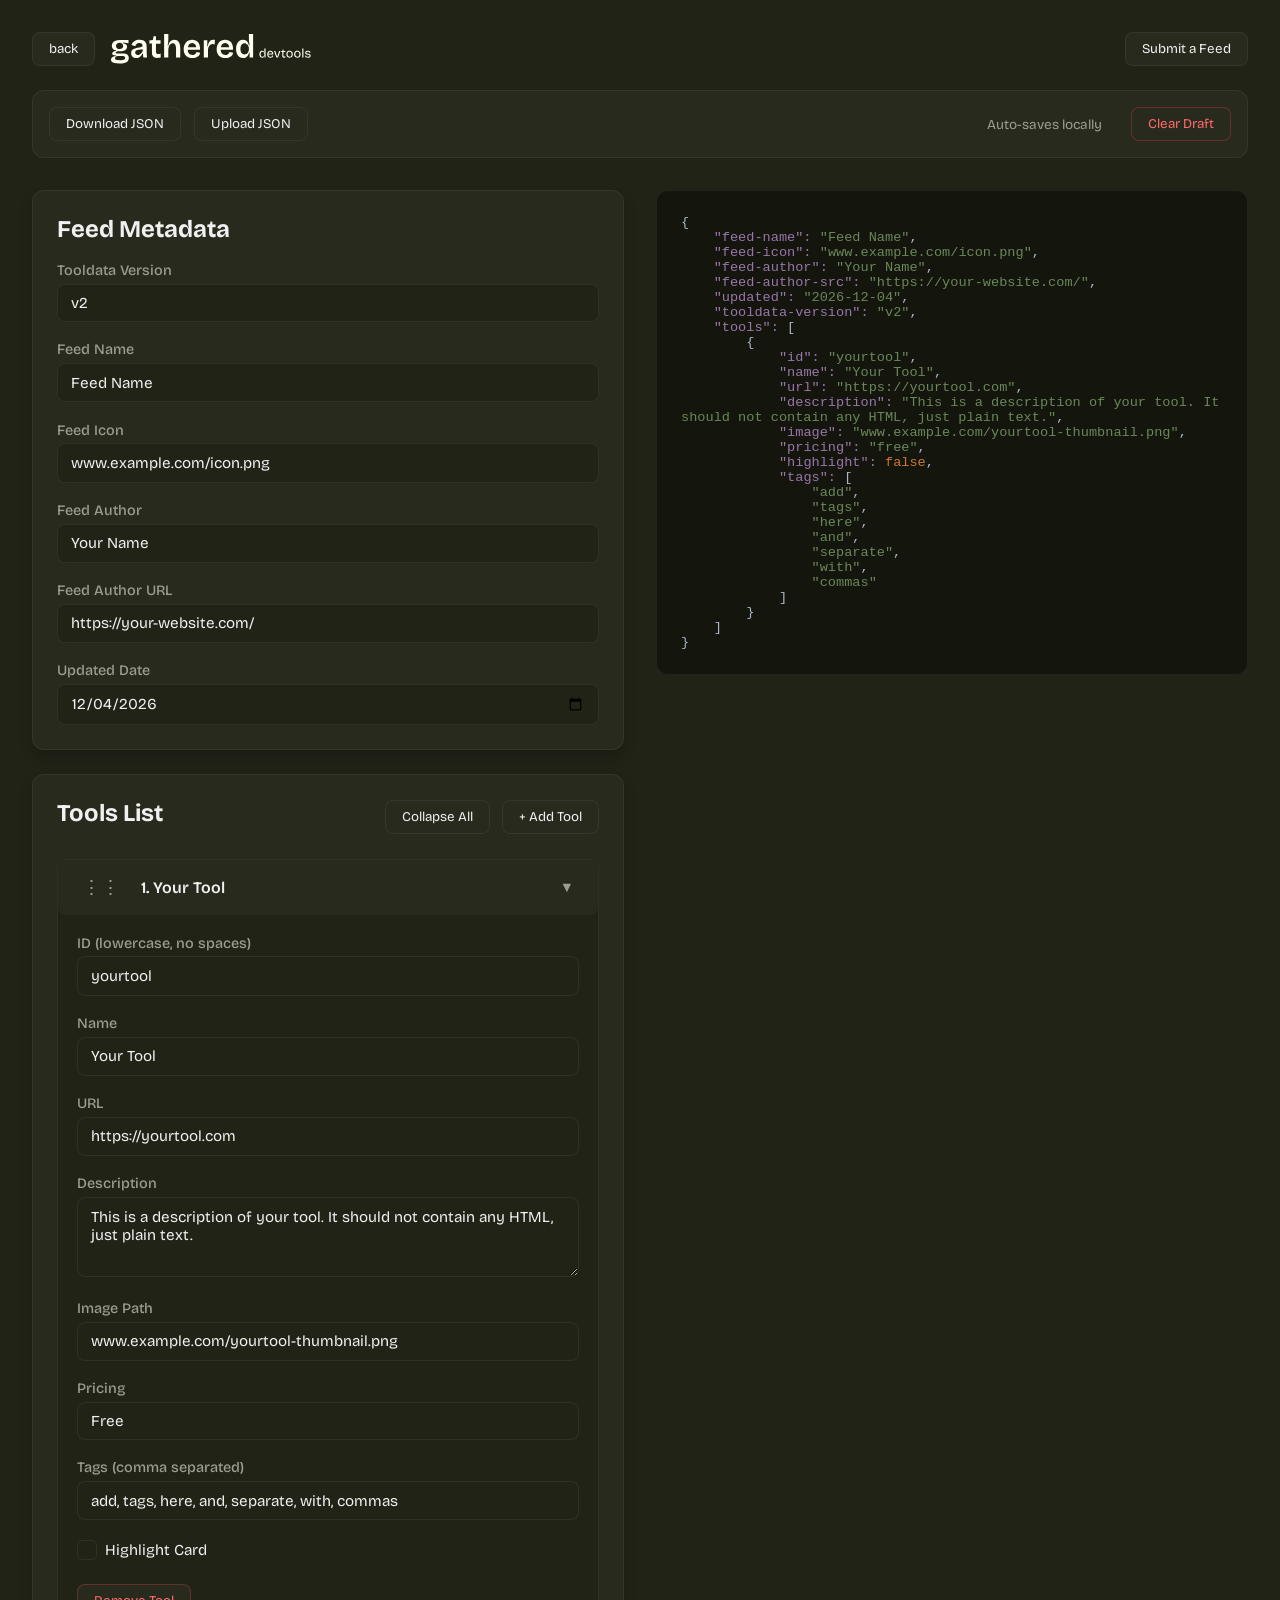
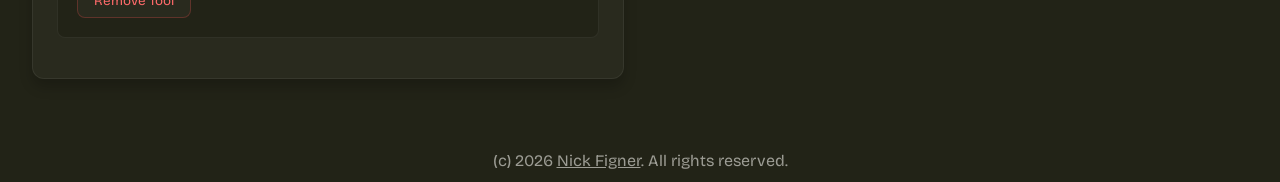
<file: devtools/index.html>
<!DOCTYPE html>
<html lang="en">

<head>
    <meta charset="UTF-8">
    <meta name="viewport" content="width=device-width, initial-scale=1.0">
    <title>gathered.tools</title>


    <link rel="icon" type="image/x-icon" href="icon.png">
    <link rel="preconnect" href="https://fonts.googleapis.com">
    <link rel="preconnect" href="https://fonts.gstatic.com" crossorigin>
    <link href="https://fonts.googleapis.com/css2?family=Bricolage+Grotesque:opsz,wght@12..96,200..800&display=swap"
        rel="stylesheet">
    <meta http-equiv="refresh" content="0;url=/devtools/generator">


    <link rel="stylesheet" href="/styles.css">
</head>

<body>





    <header>
        <div class="header-button-logo">
            
            <img src="/data/logo.svg" alt="gathered.tools logo" class="logo"></div>
        
        <!--<a onclick="toggleModal(true)"><img src="data/settings.svg" class="icon-buttons"></a>-->
        
    </header>


    <h1 style="text-align: center; padding-top: 30vh;">Redirecting...</h1>




</body>
<footer>
</footer>

</html>
</file>
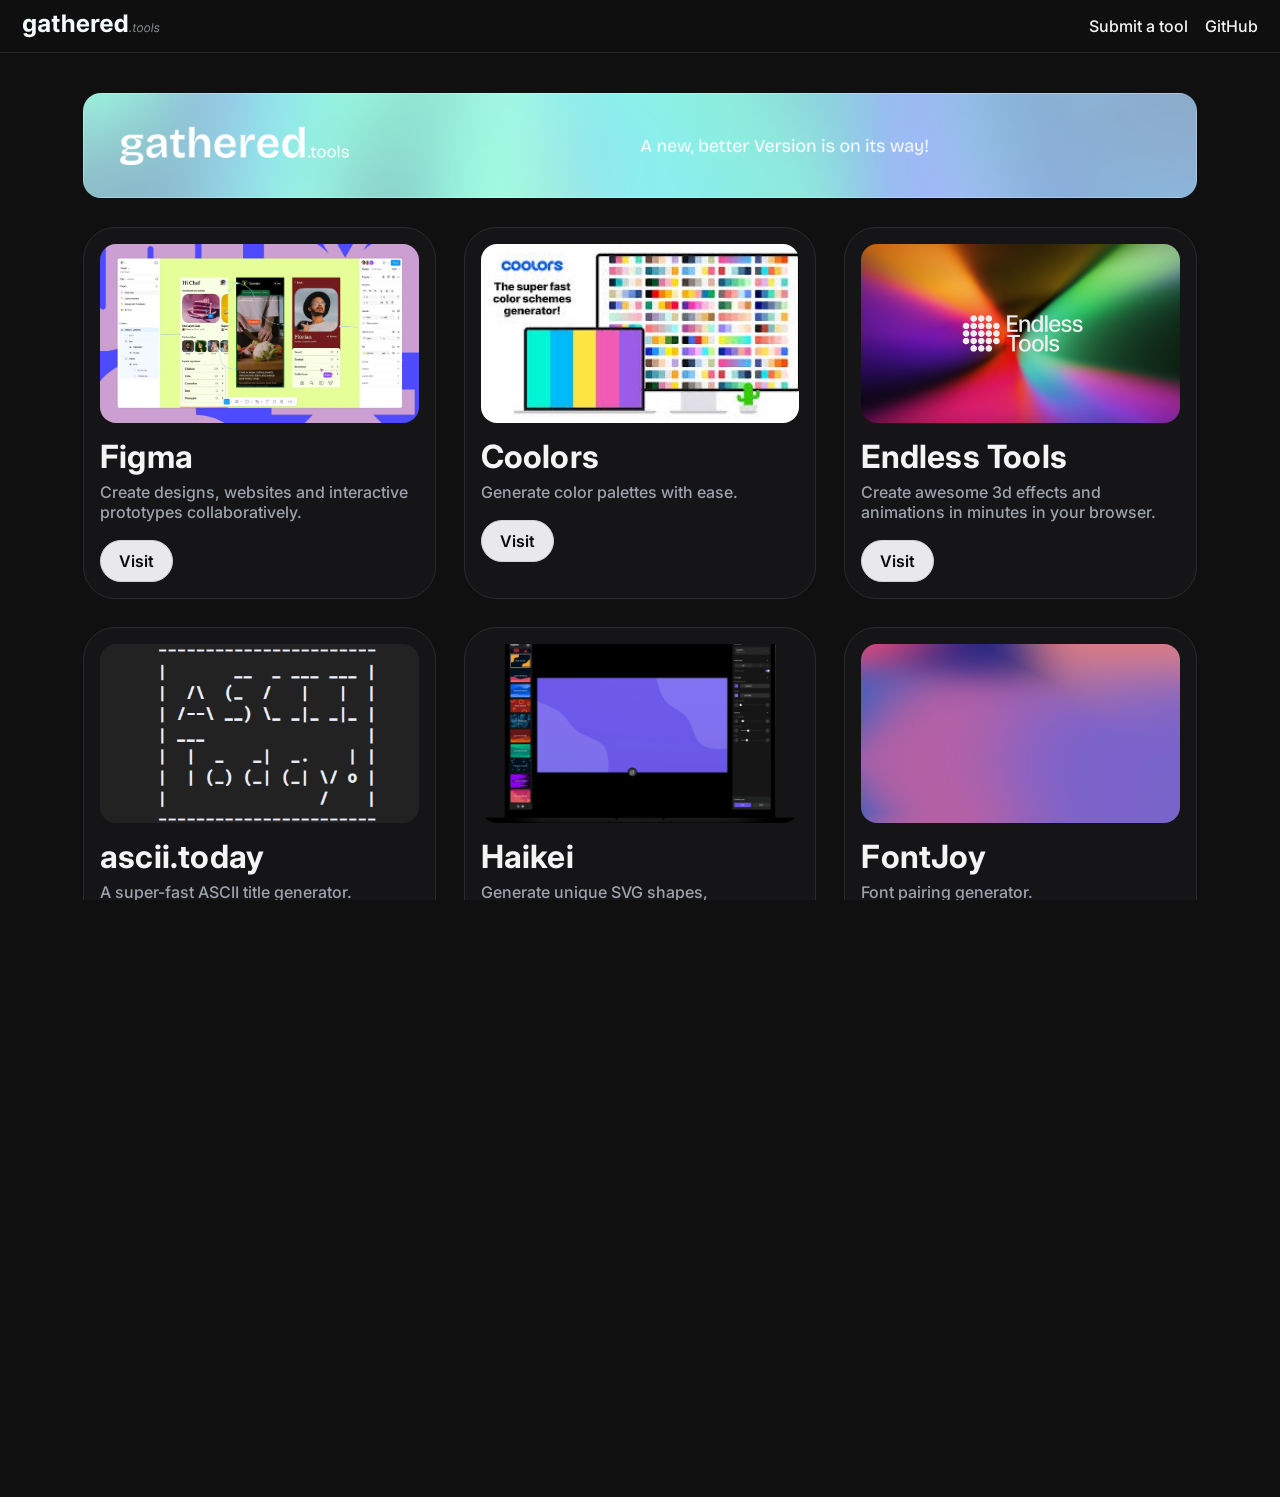
<file: old/index.html>
<!doctype html>
<html lang="de">

<head>
    <meta charset="utf-8" />
    <meta name="viewport" content="width=device-width, initial-scale=1" />
    <title>gathered.tools</title>
    <link rel="stylesheet" href="styles.css" />
    <link rel="icon" type="image/x-icon" href="icon.png">

    <!-- INTER -->
    <link rel="preconnect" href="https://fonts.googleapis.com">
    <link rel="preconnect" href="https://fonts.gstatic.com" crossorigin>
    <link
        href="https://fonts.googleapis.com/css2?family=Inter:ital,opsz,wght@0,14..32,100..900;1,14..32,100..900&display=swap"
        rel="stylesheet">
    <meta name="description" content="Online and offline design tools gathered in one place. Find the perfect tool for your next project." />
</head>
    <header class="topbar">
        <img src="logo.svg" alt="gathered.tools logo" class="logo" />
        <nav>
            <a href="mailto:nick.figner@outlook.com" id="submitBtn">Submit a tool</a>
            <!-- (WHY I DONT EVEN HAVE A LINK 😂) <a href="#" target="_blank" rel="noopener">Support me</a> -->
            <a href="" target="_blank">GitHub</a>
        </nav>
    </header>
<body>


    <main class="container">
        <img src="data/images/ad-banner.png" alt="A new Version of gathered.tools is on its way!" class="ad-banner" />
        <section id="grid" class="grid" aria-live="polite"></section>
    </main>
    <div class="footer">
        <p>(c) 2025 <a href="https://www.nickfigner.com" target="_blank">Nick Figner</a>.</p>
    </div>

    <script src="app.js" type="module">
        </script>
</body>

</html>
</file>
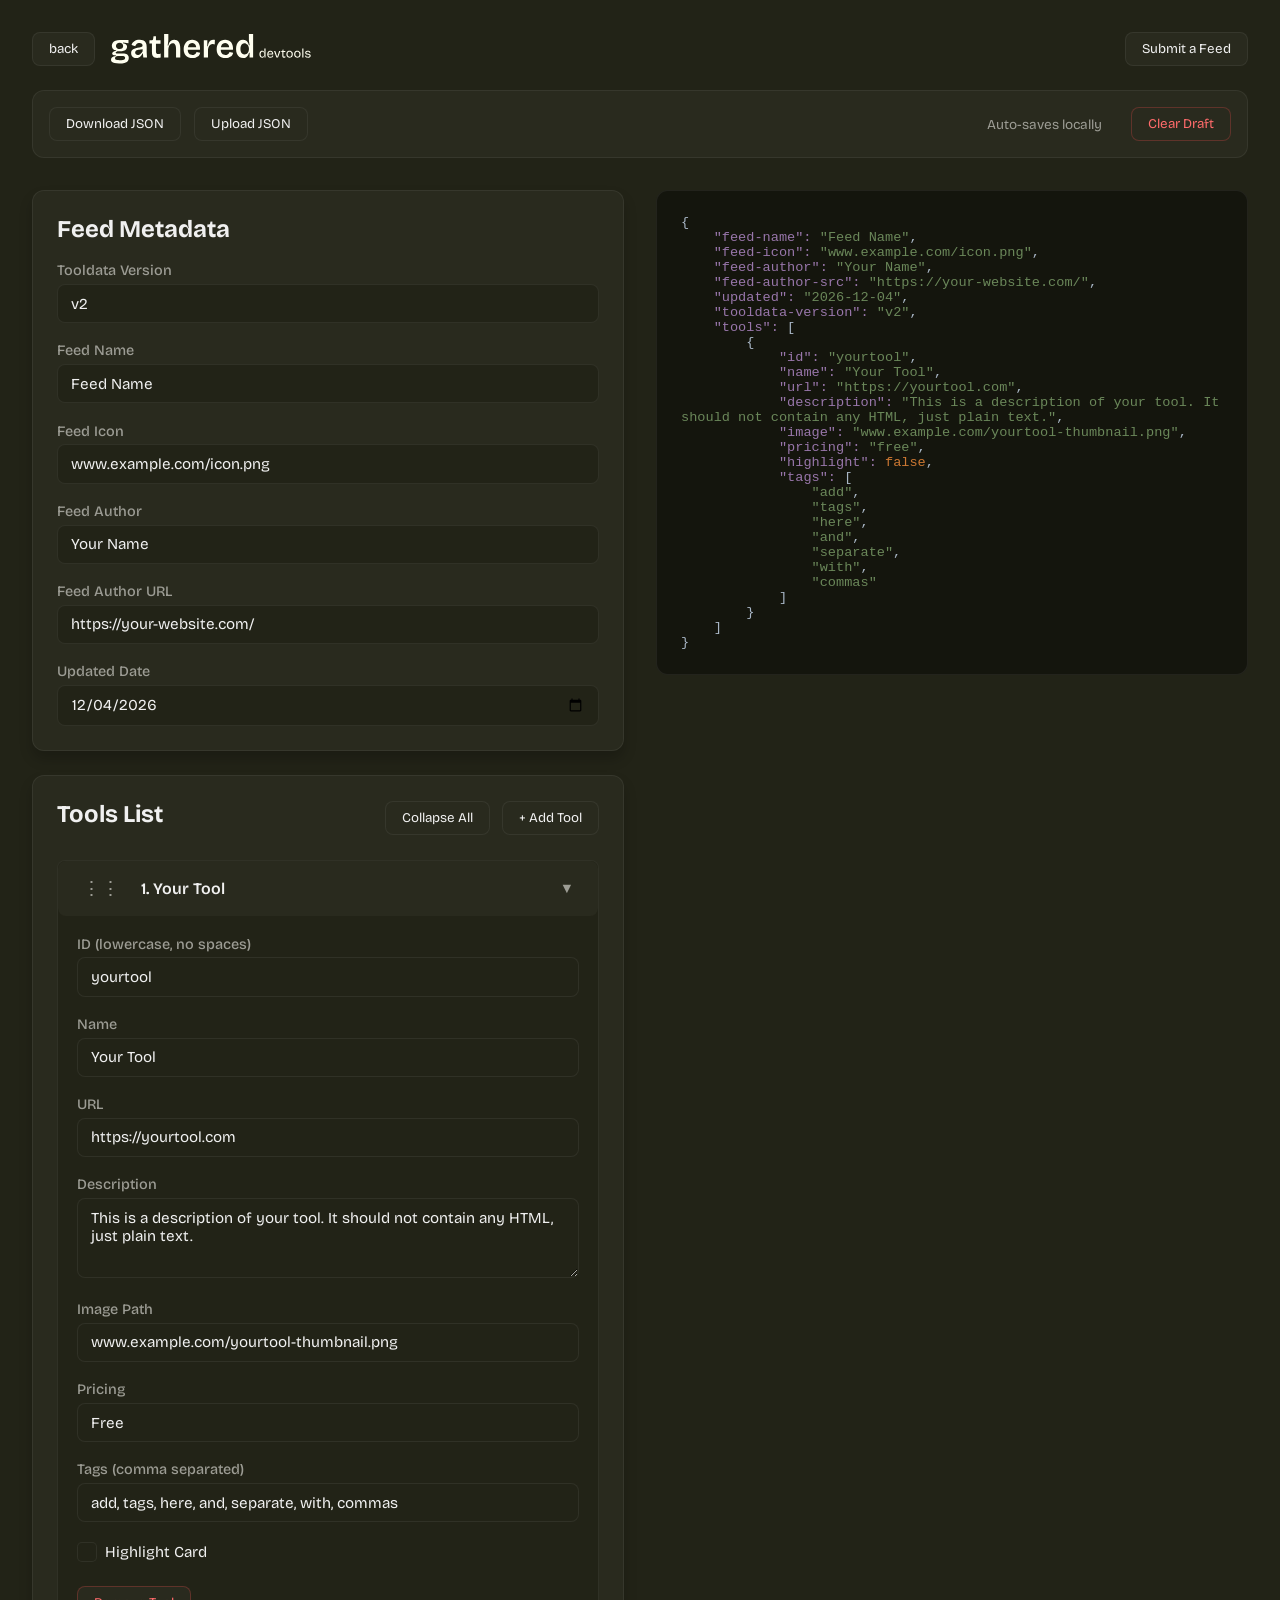
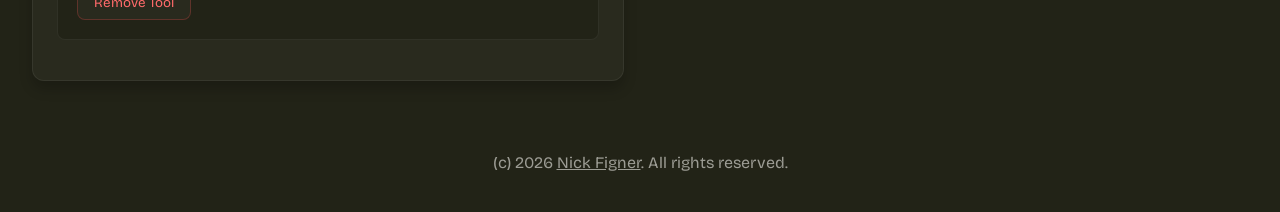
<file: devtools/generator/index.html>
<!DOCTYPE html>
<html lang="en">

<head>
    <meta charset="UTF-8">
    <meta name="viewport" content="width=device-width, initial-scale=1.0">
    <title>Feed Generator - gathered.tools</title>

    <link rel="icon" type="image/x-icon" href="/icon.png">
    <link rel="preconnect" href="https://fonts.googleapis.com">
    <link rel="preconnect" href="https://fonts.gstatic.com" crossorigin>
    <link href="https://fonts.googleapis.com/css2?family=Bricolage+Grotesque:opsz,wght@12..96,200..800&display=swap" rel="stylesheet">
    <link rel="stylesheet" href="/styles.css">

    <style>
        .generator-container {
            display: grid;
            grid-template-columns: 1fr 1fr;
            gap: 2rem;
            margin-top: 1rem;
        }
        
        @media (max-width: 900px) {
            .generator-container { grid-template-columns: 1fr; }
        }

        .generator-section {
            background-color: var(--card-bg);
            border: 1px solid var(--accent);
            border-radius: var(--border-radius);
            padding: 1.5rem;
            margin-bottom: 1.5rem;
            box-shadow: var(--shadow);
        }

        .generator-label {
            display: block;
            font-weight: 500;
            margin-top: 1.2rem;
            margin-bottom: 0.3rem;
            font-size: 0.9rem;
            color: var(--text-muted);
        }

        .generator-input {
            width: 100%;
            background: var(--bg-color);
            color: var(--text-main);
            border: 1px solid var(--accent);
            padding: 0.6rem 0.8rem;
            border-radius: var(--border-radius-sm);
            font-family: inherit;
            font-size: 0.95rem;
            transition: border-color 0.2s;
        }

        .generator-input:focus {
            outline: none;
            border-color: var(--text-muted);
        }

        textarea.generator-input {
            resize: vertical;
            min-height: 80px;
        }

        select.generator-input {
            appearance: none;
            cursor: pointer;
        }

        .tool-editor-card {
            background-color: rgba(0, 0, 0, 0.15);
            border: 1px solid var(--accent);
            border-radius: var(--border-radius-sm);
            margin-bottom: 1rem;
            transition: transform 0.2s, box-shadow 0.2s;
            background: var(--bg-color);
        }

        .tool-editor-card.dragging {
            opacity: 0.5;
            box-shadow: 0 5px 15px rgba(0,0,0,0.3);
            transform: scale(0.98);
        }

        .tool-editor-card.drag-over {
            border-top: 3px solid var(--text-muted);
        }

        .tool-header {
            display: flex;
            align-items: center;
            padding: 1rem;
            background: var(--card-bg);
            border-radius: var(--border-radius-sm);
            cursor: pointer;
            user-select: none;
        }

        .drag-handle {
            cursor: grab;
            color: var(--text-muted);
            margin-right: 0.8rem;
            font-size: 1.2rem;
            line-height: 1;
            padding: 0 0.5rem;
        }
        
        .drag-handle:active {
            cursor: grabbing;
        }

        .tool-title {
            font-weight: 600;
            flex-grow: 1;
            white-space: nowrap;
            overflow: hidden;
            text-overflow: ellipsis;
        }

        .tool-collapse-btn {
            background: none;
            border: none;
            color: var(--text-muted);
            cursor: pointer;
            font-size: 0.9rem;
            padding: 0.2rem 0.5rem;
        }

        .tool-collapse-btn:hover {
            color: var(--text-main);
            background: none;
            transform: none;
        }

        .tool-body {
            padding: 0 1.2rem 1.2rem 1.2rem;
            display: block;
        }

        .tool-body.collapsed {
            display: none;
        }

        .toolbar-generator {
            display: flex;
            gap: 0.8rem;
            margin-bottom: 2rem;
            flex-wrap: wrap;
            background-color: var(--card-bg);
            padding: 1rem;
            border-radius: var(--border-radius);
            border: 1px solid var(--accent);
            align-items: center;
        }

        .checkbox-group {
            display: flex;
            align-items: center;
            margin-top: 1.2rem;
            gap: 0.5rem;
        }

        .checkbox-group input {
            cursor: pointer;
            width: 16px;
            height: 16px;
            accent-color: var(--text-muted);
        }

        .checkbox-group label {
            margin: 0;
            color: var(--text-main);
            cursor: pointer;
        }

        .btn-danger {
            border-color: #ff4d4d40;
            color: #ff6b6b;
            margin-top: 1.5rem;
        }

        .btn-danger:hover {
            background: #ff4d4d20;
        }
        
        .btn-secondary {
            background: transparent;
            color: var(--text-muted);
        }

        .btn-header {
            display: flex;
            justify-content: space-between;
            align-items: center;
        }

        #json-output {
            background: rgba(0, 0, 0, 0.4);
            color: #a9b7c6;
            padding: 1.5rem;
            border-radius: var(--border-radius);
            border: 1px solid var(--accent);
            overflow-x: auto;
            font-family: 'Courier New', Courier, monospace;
            font-size: 0.85rem;
            white-space: pre-wrap;
            position: sticky;
            top: 2rem;
            max-height: 85vh;
            scrollbar-color: var(--accent) transparent;
        }

        .json-key { color: #9876aa; }
        .json-string { color: #6a8759; }
        .json-number { color: #6897bb; }
        .json-boolean { color: #cc7832; }
    </style>
</head>

<body>

    <header>
        <div class="header-button-logo">
            <a href="#"><button>back</button></a>
            <img src="logo.svg" alt="gathered.tools logo" class="logo">
        </div>
        <a href="https://forms.gle/y5YZsGrcsmfYD4J4A" target="_blank"><button>Submit a Feed</button></a>
    </header>

    <div class="toolbar-generator">
        <button id="download-btn">Download JSON</button>
        <button id="upload-btn">Upload JSON</button>
        <input type="file" id="upload-file" accept=".json" style="display: none;">
        <div style="flex-grow: 1;"></div>
        <span style="color: var(--text-muted); font-size: 0.85rem; margin-right: 1rem;">Auto-saves locally</span>
        <button id="clear-cache-btn" class="btn-danger" style="margin: 0;">Clear Draft</button>
    </div>

    <div class="generator-container">
        <div>
            <form id="generator-form">
                <div class="generator-section">
                    <h2>Feed Metadata</h2>
                    
                    <label class="generator-label">Tooldata Version</label>
                    <select id="tooldata-version" class="generator-input">
                        <option value="v2">v2</option>
                    </select>

                    <label class="generator-label">Feed Name</label>
                    <input type="text" id="feed-name" class="generator-input" value="Feed Name">
                    
                    <label class="generator-label">Feed Icon</label>
                    <input type="text" id="feed-icon" class="generator-input" value="www.example.com/icon.png">
                    
                    <label class="generator-label">Feed Author</label>
                    <input type="text" id="feed-author" class="generator-input" value="Your Name">
                    
                    <label class="generator-label">Feed Author URL</label>
                    <input type="url" id="feed-author-src" class="generator-input" value="https://your-website.com/">
                    
                    <label class="generator-label">Updated Date</label>
                    <input type="date" id="updated" class="generator-input" value="2026-04-25">
                </div>

                <div class="generator-section">
                    <div class="btn-header">
                        <h2>Tools List</h2>
                        <div>
                            <button type="button" id="toggle-all-btn" style="margin-right: 0.5rem;">Collapse All</button>
                            <button type="button" id="add-tool-btn">+ Add Tool</button>
                        </div>
                    </div>
                    <div style="margin-top: 1.5rem;" id="tools-container"></div>
                </div>
            </form>
        </div>

        <div>
            <pre id="json-output"></pre>
        </div>
    </div>

</body>
<footer>
    <p>(c) 2026 <a href="https://nickfigner.com/">Nick Figner</a>. All rights reserved.</p>
</footer>

<script>
    const LOCAL_STORAGE_KEY = 'gatheredToolsDraft';
    let toolsData = [];
    let currentJSON = "";
    let draggedItemIndex = null;

    const defaultData = {
        "feed-name": "Feed Name",
        "feed-icon": "www.example.com/icon.png",
        "feed-author": "Your Name",
        "feed-author-src": "https://your-website.com/",
        "updated": new Date().toISOString().split('T')[0],
        "tooldata-version": "v2",
        "tools": [{
            id: "yourtool", name: "Your Tool", url: "https://yourtool.com", 
            description: "This is a description of your tool. It should not contain any HTML, just plain text.", 
            image: "www.example.com/yourtool-thumbnail.png", pricing: "free", highlight: false, 
            tags: "add, tags, here, and, separate, with, commas"
        }]
    };

    const toolsContainer = document.getElementById('tools-container');
    const jsonOutput = document.getElementById('json-output');

    function init() {
        const cached = localStorage.getItem(LOCAL_STORAGE_KEY);
        if (cached) {
            try {
                loadDataIntoForm(JSON.parse(cached));
            } catch (e) {
                console.error("Cache corrupted, loading defaults.", e);
                loadDataIntoForm(defaultData);
            }
        } else {
            loadDataIntoForm(defaultData);
        }
    }

    function loadDataIntoForm(data) {
        document.getElementById('tooldata-version').value = data["tooldata-version"] || "v2";
        document.getElementById('feed-name').value = data["feed-name"] || "";
        document.getElementById('feed-icon').value = data["feed-icon"] || "";
        document.getElementById('feed-author').value = data["feed-author"] || "";
        document.getElementById('feed-author-src').value = data["feed-author-src"] || "";
        document.getElementById('updated').value = data["updated"] || "";

        toolsData = (data.tools || []).map(t => ({
            id: t.id || "",
            name: t.name || "",
            url: t.url || "",
            description: t.description || "",
            image: t.image || "",
            pricing: t.pricing || "free",
            highlight: t.highlight || false,
            tags: Array.isArray(t.tags) ? t.tags.join(', ') : (t.tags || ""),
            _expanded: t._expanded !== false // default to true
        }));
        renderTools();
    }

    function renderTools() {
        toolsContainer.innerHTML = '';
        toolsData.forEach((tool, index) => {
            const toolDiv = document.createElement('div');
            toolDiv.className = 'tool-editor-card';
            toolDiv.draggable = true;
            toolDiv.dataset.index = index;
            
            const cardTitle = tool.name ? tool.name : `New Tool ${index + 1}`;
            const isExpanded = tool._expanded;
            
            toolDiv.innerHTML = `
                <div class="tool-header" title="Drag to reorder, click to expand/collapse">
                    <span class="drag-handle">⋮⋮</span>
                    <span class="tool-title">${index + 1}. ${cardTitle}</span>
                    <button type="button" class="tool-collapse-btn">
                        ${isExpanded ? '▼' : '▶'}
                    </button>
                </div>
                
                <div class="tool-body ${isExpanded ? '' : 'collapsed'}">
                    <label class="generator-label">ID (lowercase, no spaces)</label>
                    <input type="text" class="generator-input tool-input" data-index="${index}" data-field="id" value="${tool.id}">
                    
                    <label class="generator-label">Name</label>
                    <input type="text" class="generator-input tool-input name-input" data-index="${index}" data-field="name" value="${tool.name}">
                    
                    <label class="generator-label">URL</label>
                    <input type="url" class="generator-input tool-input" data-index="${index}" data-field="url" value="${tool.url}">
                    
                    <label class="generator-label">Description</label>
                    <textarea class="generator-input tool-input" data-index="${index}" data-field="description">${tool.description}</textarea>
                    
                    <label class="generator-label">Image Path</label>
                    <input type="text" class="generator-input tool-input" data-index="${index}" data-field="image" value="${tool.image}">
                    
                    <label class="generator-label">Pricing</label>
                    <select class="generator-input tool-input" data-index="${index}" data-field="pricing">
                        <option value="free" ${tool.pricing === 'free' ? 'selected' : ''}>Free</option>
                        <option value="paid" ${tool.pricing === 'paid' ? 'selected' : ''}>Paid</option>
                    </select>

                    <label class="generator-label">Tags (comma separated)</label>
                    <input type="text" class="generator-input tool-input" data-index="${index}" data-field="tags" value="${tool.tags}" placeholder="e.g. art, design, library">

                    <div class="checkbox-group">
                        <input type="checkbox" id="hl-${index}" class="tool-input" data-index="${index}" data-field="highlight" ${tool.highlight ? 'checked' : ''}>
                        <label for="hl-${index}">Highlight Card</label>
                    </div>

                    <button type="button" class="btn-danger" onclick="removeTool(${index})">Remove Tool</button>
                </div>
            `;
            
            // Drag and Drop Events
            toolDiv.addEventListener('dragstart', handleDragStart);
            toolDiv.addEventListener('dragover', handleDragOver);
            toolDiv.addEventListener('dragleave', handleDragLeave);
            toolDiv.addEventListener('drop', handleDrop);
            toolDiv.addEventListener('dragend', handleDragEnd);

            // Expand/Collapse Events
            const header = toolDiv.querySelector('.tool-header');
            header.addEventListener('click', () => {
                tool._expanded = !tool._expanded;
                renderTools(); // Re-render to update UI cleanly
            });

            // Prevent input click from collapsing if clicking inside body
            toolDiv.querySelector('.tool-body').addEventListener('click', (e) => e.stopPropagation());

            toolsContainer.appendChild(toolDiv);
        });
        
        attachToolListeners();
        updateJSON();
    }

    // --- Drag and Drop Logic ---
    function handleDragStart(e) {
        draggedItemIndex = parseInt(this.dataset.index);
        this.classList.add('dragging');
        e.dataTransfer.effectAllowed = 'move';
        // Required for Firefox
        e.dataTransfer.setData('text/plain', draggedItemIndex); 
    }

    function handleDragOver(e) {
        e.preventDefault();
        e.dataTransfer.dropEffect = 'move';
        const currentCard = this;
        if (parseInt(currentCard.dataset.index) !== draggedItemIndex) {
            currentCard.classList.add('drag-over');
        }
        return false;
    }

    function handleDragLeave(e) {
        this.classList.remove('drag-over');
    }

    function handleDrop(e) {
        e.stopPropagation();
        this.classList.remove('drag-over');
        
        const targetIndex = parseInt(this.dataset.index);
        if (draggedItemIndex !== null && draggedItemIndex !== targetIndex) {
            // Reorder array
            const itemToMove = toolsData.splice(draggedItemIndex, 1)[0];
            toolsData.splice(targetIndex, 0, itemToMove);
            renderTools();
        }
        return false;
    }

    function handleDragEnd(e) {
        this.classList.remove('dragging');
        document.querySelectorAll('.tool-editor-card').forEach(c => c.classList.remove('drag-over'));
        draggedItemIndex = null;
    }


    // --- JSON & Input Logic ---
    function syntaxHighlight(json) {
        json = json.replace(/&/g, '&amp;').replace(/</g, '&lt;').replace(/>/g, '&gt;');
        return json.replace(/("(\\u[a-zA-Z0-9]{4}|\\[^u]|[^\\"])*"(\s*:)?|\b(true|false|null)\b|-?\d+(?:\.\d*)?(?:[eE][+\-]?\d+)?)/g, function (match) {
            let cls = 'json-number';
            if (/^"/.test(match)) {
                if (/:$/.test(match)) { cls = 'json-key'; } else { cls = 'json-string'; }
            } else if (/true|false/.test(match)) { cls = 'json-boolean'; } else if (/null/.test(match)) { cls = 'json-boolean'; }
            return '<span class="' + cls + '">' + match + '</span>';
        });
    }

    function updateJSON() {
        const feedData = {
            "feed-name": document.getElementById('feed-name').value,
            "feed-icon": document.getElementById('feed-icon').value,
            "feed-author": document.getElementById('feed-author').value,
            "feed-author-src": document.getElementById('feed-author-src').value,
            "updated": document.getElementById('updated').value,
            "tooldata-version": document.getElementById('tooldata-version').value,
            "tools": toolsData.map(t => ({
                id: t.id,
                name: t.name,
                url: t.url,
                description: t.description,
                image: t.image,
                pricing: t.pricing,
                highlight: t.highlight,
                tags: t.tags.split(',').map(tag => tag.trim()).filter(tag => tag.length > 0)
                // Note: _expanded is purposely left out of the mapped JSON
            }))
        };

        currentJSON = JSON.stringify(feedData, null, 4);
        jsonOutput.innerHTML = syntaxHighlight(currentJSON);
        
        // Cache data including UI state (_expanded) so it remembers on reload
        const cacheData = { ...feedData, tools: toolsData }; 
        localStorage.setItem(LOCAL_STORAGE_KEY, JSON.stringify(cacheData));
    }

    document.getElementById('add-tool-btn').addEventListener('click', () => {
        toolsData.push({ id: "", name: "", url: "", description: "", image: "", pricing: "free", highlight: false, tags: "", _expanded: true });
        renderTools();
        // Scroll to bottom to see new tool
        setTimeout(() => window.scrollTo(0, document.body.scrollHeight), 50);
    });

    document.getElementById('toggle-all-btn').addEventListener('click', (e) => {
        const isCollapsing = e.target.innerText === 'Collapse All';
        toolsData.forEach(t => t._expanded = !isCollapsing);
        e.target.innerText = isCollapsing ? 'Expand All' : 'Collapse All';
        renderTools();
    });

    window.removeTool = function(index) {
        toolsData.splice(index, 1);
        renderTools();
    };

    function attachToolListeners() {
        document.querySelectorAll('.tool-input').forEach(input => {
            input.addEventListener('input', (e) => {
                const index = e.target.getAttribute('data-index');
                const field = e.target.getAttribute('data-field');
                toolsData[index][field] = e.target.type === 'checkbox' ? e.target.checked : e.target.value;
                
                // Live update header title if name changes
                if(field === 'name') {
                    const headerTitle = e.target.closest('.tool-editor-card').querySelector('.tool-title');
                    const newTitle = e.target.value ? e.target.value : `New Tool ${parseInt(index) + 1}`;
                    headerTitle.textContent = `${parseInt(index) + 1}. ${newTitle}`;
                }
                
                updateJSON();
            });
        });
    }

    ['tooldata-version', 'feed-name', 'feed-icon', 'feed-author', 'feed-author-src', 'updated'].forEach(id => {
        document.getElementById(id).addEventListener('input', updateJSON);
    });

    // Toolbar logic
    document.getElementById('download-btn').addEventListener('click', () => {
        const blob = new Blob([currentJSON], { type: "application/json" });
        const url = URL.createObjectURL(blob);
        const a = document.createElement('a');
        a.href = url;
        a.download = `gathered_tools_${new Date().toISOString().split('T')[0]}.json`;
        document.body.appendChild(a);
        a.click();
        document.body.removeChild(a);
        URL.revokeObjectURL(url);
    });

    document.getElementById('upload-btn').addEventListener('click', () => {
        document.getElementById('upload-file').click();
    });

    document.getElementById('upload-file').addEventListener('change', (e) => {
        const file = e.target.files[0];
        if (!file) return;

        const reader = new FileReader();
        reader.onload = (event) => {
            try {
                const uploadedData = JSON.parse(event.target.result);
                loadDataIntoForm(uploadedData);
                e.target.value = ''; 
            } catch (err) {
                alert("Invalid JSON file. Please ensure it is formatted correctly.");
            }
        };
        reader.readAsText(file);
    });

    document.getElementById('clear-cache-btn').addEventListener('click', () => {
        if(confirm("Are you sure? This will wipe your saved draft and reset to default data.")){
            localStorage.removeItem(LOCAL_STORAGE_KEY);
            loadDataIntoForm(defaultData);
        }
    });

    // Start App
    init();
</script>

</html>
</file>
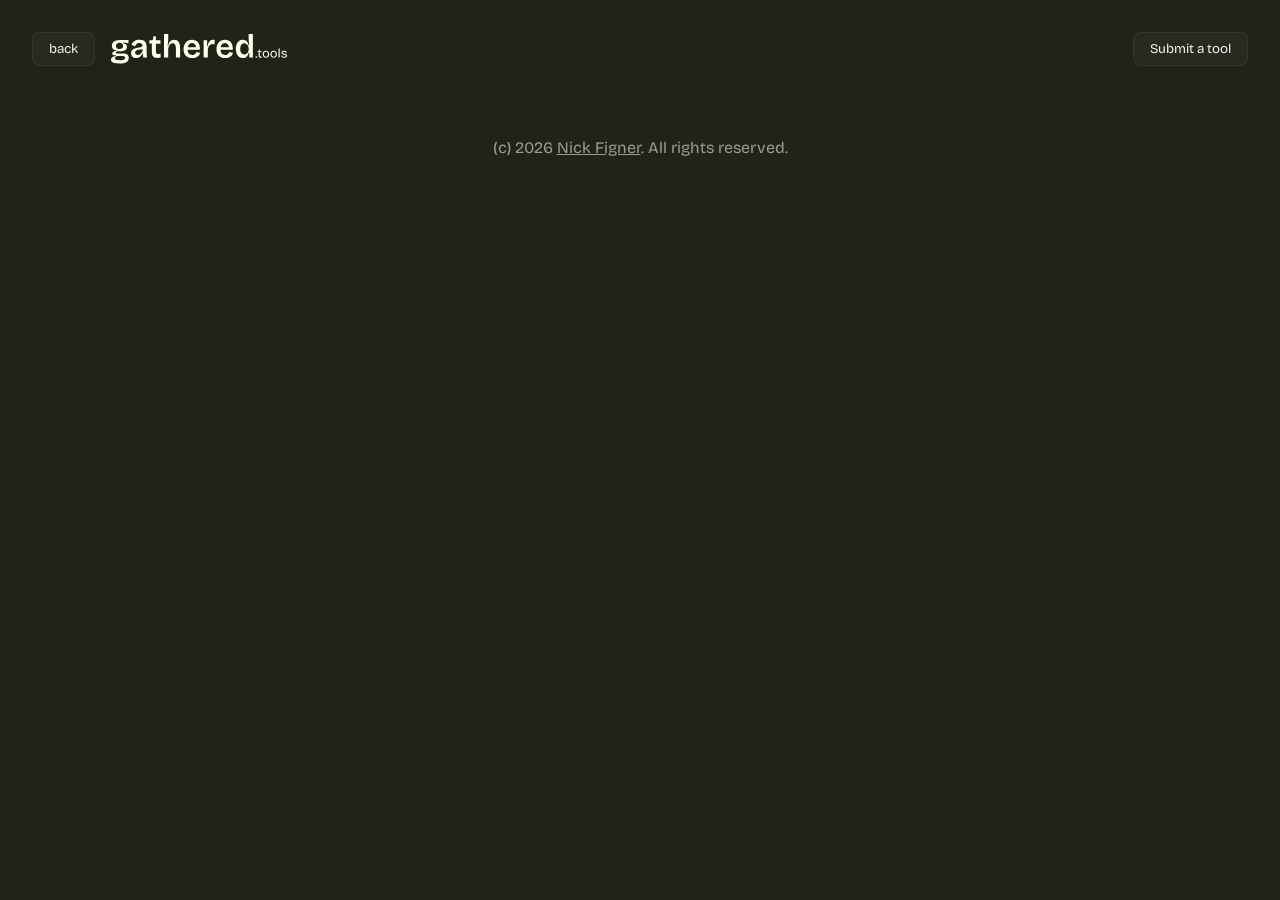
<file: page.html>
<!DOCTYPE html>
<html lang="en">

<head>
    <meta charset="UTF-8">
    <meta name="viewport" content="width=device-width, initial-scale=1.0">
    <title>gathered.tools</title>


    <link rel="icon" type="image/x-icon" href="icon.png">
    <link rel="preconnect" href="https://fonts.googleapis.com">
    <link rel="preconnect" href="https://fonts.gstatic.com" crossorigin>
    <link href="https://fonts.googleapis.com/css2?family=Bricolage+Grotesque:opsz,wght@12..96,200..800&display=swap"
        rel="stylesheet">


    <link rel="stylesheet" href="styles.css">
</head>

<body>





    <header>
        <div class="header-button-logo">
            <a href="#"><button>back</button></a>
            <img src="data/logo.svg" alt="gathered.tools logo" class="logo"></div>
        
        <!--<a onclick="toggleModal(true)"><img src="data/settings.svg" class="icon-buttons"></a>-->
        <a href="#"><button>Submit a tool</button></a>
    </header>


    <!-- HERE SHOULD THE GENERATOR BE -->




</body>
<footer>
    <p>(c) 2026 <a href="https://nickfigner.com/">Nick Figner</a>. All rights reserved.</p>
</footer>

</html>
</file>
<file: styles.css>
:root {
    --bg-color: #222317;
    --blur-bg: #413C2D60;
    --card-bg: #292A1E;
    --card-highlight: #5a5f45;
    /* Matched to your screenshot */
    --text-main: #f0f0f0;
    --text-muted: #9c9c94;
    --accent: #ffffff10;
    --transparent: transparent;
    --border-radius: 12px;
    --border-radius-sm: 8px;

    /* Other Variables */
    --blur: 55px;
    --shadow: 0px 8px 13px 0px rgba(0, 0, 0, 0.2);
}

* {
    box-sizing: border-box;
    margin: 0;
    padding: 0;
    -webkit-tap-highlight-color: transparent;
    scrollbar-color: var(--accent) var(--transparent);

}

body {
    font-family: 'Bricolage Grotesque', sans-serif;
    background-color: var(--bg-color);
    color: var(--text-main);
    padding: 2rem;
    

}

footer {
    text-align: center;
    color: var(--text-muted);
    display: flex;
    flex-direction: column;
    align-items: center;
    padding-top: 3rem;
    padding-bottom: 0.5rem;
}

/* Loading Screen */
#loading-screen {
    position: fixed;
    top: 0;
    left: 0;
    width: 100%;
    height: 100%;
    background-color: var(--bg-color);
    display: flex;
    justify-content: center;
    align-items: center;
    z-index: 9999;
    transition: opacity 0.3s ease;
}

#loading-screen video {
    width: 180px;
    height: 180px;
    border-radius: 5%;
    object-fit: cover;
}

header {
    display: flex;
    justify-content: space-between;
    align-items: center;
    margin-bottom: 1.5rem;
}

header img {
    height: 30px;
    -webkit-user-drag: none;
    -khtml-user-drag: none;
    -moz-user-drag: none;
}

a {
    cursor: pointer;
    color: var(--text-muted);
}

.icon-buttons {
    opacity: 1.0;
    transition: opacity transform 0.2s;
    -webkit-user-drag: none;
}

.icon-buttons:hover {
    opacity: 0.8;
    transition: transform 0.2s;
}

.icon-buttons:active {
    transform: scale(0.95);
}

h1 {
    font-size: 2rem;
    font-weight: 700;
}

h2 {
    margin-bottom: 0.5rem;
}

h3 {
    margin-bottom: 0.7rem;
    margin-top: 1.5rem;
}

button {
    background: var(--card-bg);
    color: var(--text-main);
    border: 1px solid var(--accent);
    padding: 0.5rem 1rem;
    border-radius: var(--border-radius-sm);
    cursor: pointer;
    font-family: inherit;
    transition: background 0.2s;
}

button:hover {
    background: var(--accent);
    transition: background 0.2s, transform 0.1s;
}

button:active {
    transform: scale(0.97);
}


.blur-btn {
    background: #00000038;
    backdrop-filter: blur(var(--blur));
    color: var(--text-main);
    border: 1px solid var(--accent);
    padding: 0.5rem 1rem;
    border-radius: var(--border-radius-sm);
    cursor: pointer;
    font-family: inherit;
    transition: background 0.2s;
    max-width: max-content;
}

.blur-btn:hover {
    background: var(--accent);
    transition: background 0.2s, transform 0.1s;
}

.blur-btn:active {
    transform: scale(0.97);
}


.centered-content {
    display: flex;
    flex-direction: column;
    align-items: center;
    justify-content: center;
    gap: 1rem;
    text-align: center;
    padding: 2rem 0;
}


/* Filter Container */
#filter-container {
    margin-bottom: 1.5rem;
}

.clear-filter-btn {
    background: var(--accent);
    border-color: var(--text-muted);
    font-size: 0.9rem;
}

/* Tools Grid & Cards */
#tools-grid {
    display: grid;
    grid-template-columns: repeat(auto-fill, minmax(280px, 1fr));
    gap: 1.5rem;
}

.community-card-grid {
    display: grid;
    grid-template-columns: repeat(2, minmax(0, 1fr));
    gap: 1.5rem;
    margin-bottom: 2rem;
}

.community-card-grid .community-promo {
    min-height: 240px;
    justify-content: center;
}

@media (max-width: 750px) {
    .community-card-grid {
        grid-template-columns: 1fr;
    }
}

.smaller-cards-grid {
    display: grid;
    grid-template-columns: repeat(3, minmax(0, 1fr));
    gap: 2rem;
    margin-bottom: 2rem;
}

.smaller-cards-grid .small-card {
    display: flex;
    flex-direction: column;
    align-items: center;
    padding: 1.5rem 1.5rem;
    position: relative;
}

.card-container {
    position: relative;
    width: 100%;
    height: 180px;
    background-color: var(--card-bg);
    margin-bottom: 2.5rem;
}

.rect-bg {
    width: 100%;
    height: 100%;
    object-fit: cover;
    border-radius: var(--border-radius-sm);
    
    display: block;
    border: 1px solid var(--accent);
}

.circle-wrapper {
    position: absolute;
    bottom: -40px;
    left: 50%;
    transform: translateX(-50%);
    background: transparent;
    border-radius: 50%;
    border: 8px solid var(--card-bg);
}

.circle-img {
    display: block;
    width: 100px;
    height: 100px;
    border-radius: 50%;
    object-fit: fill;
}

.small-card-content {
    display: flex;
    flex-direction: column;
    align-items: center;
    text-align: center;
    gap: 0.65rem;
    flex-grow: 1;
    width: 100%;
}

.small-card-content h3 {
    font-size: 1.3rem;
    font-weight: 700;
    margin: 0;
    line-height: 1.3;
    color: var(--text-main);
}

.small-card-content .author {
    margin: 0;
    font-size: 1rem;
}

.small-card-content .author a {
    color: var(--text-muted);
    text-decoration: underline;
    transition: color 0.2s;
}

.small-card-content .author a:hover {
    color: var(--text-main);
}

.small-card-content .description {
    font-size: 1rem;
    color: var(--text-muted);
    margin: 0;
    line-height: 1.5;
    flex-grow: 1;
}

.small-card-content .blur-btn {
    margin-top: 0.75rem;
    font-size: 1rem;
}

@media (max-width: 1024px) {
    .smaller-cards-grid {
        grid-template-columns: repeat(2, minmax(0, 1fr));
    }
}

@media (max-width: 700px) {
    .smaller-cards-grid {
        grid-template-columns: 1fr;
    }
}

.community-promo {
    padding: 16px;
    border-radius: var(--border-radius);
    background-size: cover;
    background-position: center;
    background-repeat: no-repeat;
}
    
.community-promo h1 {
    font-weight: 300;
}

.community-promo:nth-of-type(1) {
    background-image: url(/community/bg-default.jpg);
}

.community-promo:nth-of-type(2) {
    background-image: url(/community/bg-2.jpg);
}

.submit-promo:nth-of-type(1) {
    background-image: url(/community/bg-submit.jpg);
}


.tool-card {
    background-color: var(--card-bg);
    border-radius: var(--border-radius);
    display: flex;
    flex-direction: column;
    border: 1px solid var(--accent);
    transition: border-color 0.2s;
    overflow: hidden;
    box-shadow: var(--shadow);
    -webkit-box-shadow: var(--shadow);
    /* Animation */
    opacity: 0;
    transform: translateY(24px);
    animation: cardFadeIn 0.55s cubic-bezier(.22,1,.36,1) forwards;
}

@keyframes cardFadeIn {
    from {
        opacity: 0;
        transform: translateY(24px);
    }
    to {
        opacity: 1;
        transform: translateY(0);
    }
}



/* Highlighted Tool State */
.tool-card.highlighted {
    background-color: var(--card-highlight);
}

.tool-card.highlighted .open-btn {
    background-color: #ffffff;
    color: #000000;
    font-weight: 600;
    border: none;
}

.tool-card.highlighted .open-btn:hover {
    background-color: #e0e0e0;
}



.primary-btn {
    background-color: #ffffff;
    color: #000000;
    font-weight: 600;
    border: none;
}

.primary-btn:hover {
    background-color: #e0e0e0;
}

.tool-img {
    width: 100%;
    height: 160px;
    border-radius: 5px;
    border: 1px solid var(--accent);
    box-shadow: var(--shadow);
    object-fit: cover;
    background-color: var(--bg-color);
    border-bottom: 1px solid var(--accent);
}

.tool-content {
    padding: 1.0rem;
    display: flex;
    flex-direction: column;
    gap: 0.75rem;
    flex-grow: 1;
}

.tool-name {
    font-size: 1.5rem;
    font-weight: 600;
}

.tool-desc {
    color: var(--text-muted);
    font-size: 0.9rem;
    line-height: 1.4;
}

.tool-meta {
    display: flex;
    gap: 0.5rem;
    font-size: 0.8rem;
    color: var(--text-muted);
    flex-wrap: wrap;
    align-items: center;
}

/* Interactive filter pills (Tags and Pricing) */
.filter-pill {
    cursor: pointer;
    transition: all 0.2s;
    text-decoration: underline;
}

.filter-pill:hover {
    border-color: var(--text-main);
    color: var(--text-main);
}

.tool-card.highlighted .filter-pill {
    color: var(--text-main);
    text-decoration: underline;
}

.tool-card.highlighted .filter-pill:hover {
    border-color: var(--text-main);
}


/* Settings Modal */
#settings-modal {
    position: fixed;
    top: 0;
    left: 0;
    width: 100%;
    height: 100%;
    background: var(--blur-bg);
    display: flex;
    /* Keep it flex to center content */
    justify-content: center;
    align-items: center;
    box-shadow: var(--shadow);
    z-index: 100;

    /* Animation setup */
    opacity: 1;
    visibility: hidden;
    transition: opacity 0.25s ease, visibility 0.06s ease;
}

#settings-modal.show {
    opacity: 1;
    visibility: visible;
    background: rgba(0, 0, 0, 0.466);

}

.modal-content {
    background: var(--blur-bg);
    backdrop-filter: blur(var(--blur));
    padding: 2rem;
    border-radius: var(--border-radius);
    width: 90%;
    max-width: 500px;
    max-height: 70%;
    overflow-y: auto;
    border: 1px solid var(--accent);
    scrollbar-color: var(--blur-bg) var(--transparent);

    /* Animation setup (starts slightly lower and smaller) */
    transform: translateY(15px) scale(0.95);
    transition: transform 0.3s cubic-bezier(0.175, 0.885, 0.32, 1.275);
}

#settings-modal.show .modal-content {
    /* Snaps into place when shown */
    transform: translateY(0) scale(1);
}



/* Add Feed Confirmation Popup */



#add-feed-confirmation {
    position: fixed;
    top: 0;
    left: 0;
    width: 100%;
    height: 100%;
    background: rgba(0, 0, 0, 0.55);
    display: none;
    justify-content: center;
    align-items: center;
    z-index: 105;
}

#add-feed-confirmation.show {
    display: flex;
}

.add-feed-confirmation-content {
    width: 90%;
    max-width: 520px;
    padding: 1.8rem;
}

.feed-confirmation-body {
    display: flex;
    gap: 1.2rem;
    align-items: flex-start;
    margin-top: 1rem;
    margin-bottom: 1.5rem;
}

.feed-confirmation-icon {
    width: 82px;
    height: 82px;
    border-radius: 18px;
    object-fit: cover;
    border: 1px solid rgba(255, 255, 255, 0.08);
    background: var(--bg-color);
}

.feed-confirmation-details {
    display: flex;
    flex-direction: column;
    gap: 0.55rem;
}

.feed-confirmation-name {
    font-size: 1.4rem;
    font-weight: 700;
}

.feed-confirmation-author,
.feed-confirmation-url,
.feed-confirmation-version {
    color: var(--text-muted);
    font-size: 0.95rem;
}

.feed-confirmation-author a,
.feed-confirmation-url a {
    color: var(--text-main);
    text-decoration: underline;
}

.close-popup-btn {
    background: transparent;
    border: none;
    color: var(--text-main);
    font-size: 1.6rem;
    cursor: pointer;
}

.modal-actions {
    display: flex;
    justify-content: flex-end;
    gap: 0.8rem;
}

.modal-actions .secondary {
    background: transparent;
    border: 1px solid rgba(255, 255, 255, 0.14);
}

.modal-actions button {
    min-width: 120px;
}

/* Tag selector (top) */
.tag-selector {
    display: flex;
    gap: 0.6rem;
    padding: 0.5rem 0 0.75rem 0;
    overflow-x: auto;
    white-space: nowrap;
    -webkit-overflow-scrolling: touch;
}

.tag-selector::-webkit-scrollbar {
    height: 8px;
}

.tag-selector::-webkit-scrollbar-thumb {
    background: rgba(255, 255, 255, 0.06);
    border-radius: var(--border-radius-sm);
}

.tag-selector-pill {
    background: rgba(255, 255, 255, 0.03);
    color: var(--text-main);
    border: 1px solid rgba(255, 255, 255, 0.04);
    padding: 0.4rem 0.8rem;
    border-radius: 999px;
    cursor: pointer;
    font-size: 0.9rem;
    flex: 0 0 auto;
    transition: background 0.18s, transform 0.12s;
}

.tag-selector-pill:hover {
    background: rgba(255, 255, 255, 0.06);
}

.tag-selector-pill.selected {
    background: var(--card-highlight);
    border-color: rgba(255, 255, 255, 0.12);
}

/* Price selector (distinct look) */
.price-selector {
    display: flex;
    gap: 0.5rem;
    padding: 0.25rem 0 0.5rem 0;
    overflow-x: auto;
    white-space: nowrap;
}

.price-selector::-webkit-scrollbar {
    height: 8px;
}

.price-selector::-webkit-scrollbar-thumb {
    background: rgba(255, 255, 255, 0.04);
    border-radius: var(--border-radius-sm);
}

.price-pill {
    background: rgba(90, 95, 69, 0.12);
    color: var(--text-main);
    border: 1px solid rgba(90, 95, 69, 0.18);
    padding: 0.35rem 0.75rem;
    border-radius: 999px;
    cursor: pointer;
    font-size: 0.9rem;
    flex: 0 0 auto;
    transition: background 0.18s, transform 0.12s;
}

.price-pill:hover {
    background: rgba(90, 95, 69, 0.18);
}

.price-pill.selected {
    background: var(--card-highlight);
    border-color: rgba(255, 255, 255, 0.12);
}

/* Close icon inside selected tag pill */
.pill-close {
    width: 12px;
    height: 12px;
    margin-left: 8px;
    vertical-align: middle;
    filter: invert(0) brightness(0.8) contrast(1.2);
    transform: translateY(-1px);
}

/* Search box */
#search-container {
    display: flex;
    flex-direction: column;
    gap: 0.25rem;
    margin-bottom: 0.5rem;
}

#tag-search {
    background: rgba(255, 255, 255, 0.02);
    border: 1px solid rgba(255, 255, 255, 0.04);
    color: var(--text-main);
    padding: 0.6rem 0.8rem;
    border-radius: var(--border-radius-sm);
    ;
    font-size: 0.95rem;
    outline: none;
}

#tag-search:focus {
    box-shadow: 0 0 0 3px rgba(255, 255, 255, 0.03);
    border-color: rgba(255, 255, 255, 0.12);
}

.tag-suggestions {
    display: none;
    background: var(--card-bg);
    border: 1px solid rgba(255, 255, 255, 0.04);
    border-radius: var(--border-radius-sm);
    max-height: 220px;
    overflow-y: auto;
    padding: 0.25rem;
    box-shadow: var(--shadow);
    z-index: 99;
}

.tag-suggestion {
    padding: 0.45rem 0.6rem;
    border-radius: 6px;
    cursor: pointer;
    color: var(--text-main);
    font-size: 0.95rem;
}

.tag-suggestion:hover {
    background: rgba(255, 255, 255, 0.03);
}

.tag-suggestions.show {
    display: block;
}



.modal-content {
    background: var(--blur-bg);
    backdrop-filter: blur(var(--blur));
    padding: 2rem;
    border-radius: var(--border-radius);
    width: 90%;
    max-width: 500px;
    max-height: 70%;
    overflow-y: auto;
    border: 1px solid var(--accent);
    scrollbar-color: var(--blur-bg) var(--transparent);
}

.modal-header {
    display: flex;
    justify-content: space-between;
    margin-bottom: 1.5rem;
    /* position: sticky;
    top: 0; */
}

.feed-item {
    display: flex;
    justify-content: space-between;
    align-items: center;
    padding: 0.75rem;
    background: var(--bg-color);
    border: 1px solid var(--accent);
    border-radius: var(--border-radius-sm);
    ;
    margin-bottom: 0.5rem;
}

.feed-left {
    display: flex;
    align-items: center;
    gap: 1rem;
}

.feed-icon {
    width: 36px;
    height: 36px;
    border-radius: 6px;
    object-fit: cover;
}

.feed-info {
    display: flex;
    flex-direction: column;
    gap: 0.2rem;
}

.feed-info strong {
    font-size: 1.1rem;
}

.feed-meta {
    font-size: 0.8rem;
    color: var(--text-muted);
}

.feed-meta a {
    color: var(--text-muted);
    text-decoration: underline;
    text-underline-offset: 2px;
}

.feed-meta a:hover {
    color: var(--text-main);
}

.add-feed-form {
    display: flex;
    gap: 0.5rem;
    margin-top: 1.5rem;
}

.add-feed-form input {
    flex: 1;
    background: var(--bg-color);
    border: 1px solid var(--accent);
    color: var(--text-main);
    padding: 0.5rem;
    border-radius: var(--border-radius-sm);
    ;
    font-family: inherit;
}



/* --- Welcome Popup Styles --- */
#welcome-popup {
    display: none;
    position: fixed;
    z-index: 10000;
    top: 0;
    left: 0;
    width: 100vw;
    height: 100vh;
    background: rgba(0,0,0,0.55);
    justify-content: center;
    align-items: center;
}

#welcome-popup .welcome-popup-inner {
    position: relative;
    max-width: 90vw;
    max-height: 90vh;
    display: flex;
    flex-direction: column;
    align-items: center;
    background: var(--bg-color);
        box-shadow: var(--shadow);
    border-radius: var(--border-radius);
    padding: 1.5rem;
}

#welcome-video {
    max-width: 90vw;
    max-height: 60vh;
    border-radius: 12px;
}

#close-popup-btn {
    position: absolute;
    top: 10px;
    right: 10px;
    background: transparent;
    color: #fff;
    border: none;
    border-radius: 50%;
    width: 36px;
    height: 36px;
    font-size: 1.5rem;
    cursor: pointer;
    opacity: 0.85;
    display: flex;
    align-items: center;
    justify-content: center;
    transition: background 0.2s, opacity 0.2s;
}

#close-popup-btn:hover {
    /*background: var(--blur-bg);
    backdrop-filter: blur(var(--blur));*/
    background: transparent;
    opacity: 1;
}









.error-image {
    position: absolute;
    top: 50%;
    left: 50%;
    transform: translate(-50%, -50%);
    max-width: 90vw;
    max-height: 90vh;
    width: auto;
    height: auto;
    display: block;
    object-fit: contain;
    z-index: -2;
}

.header-button-logo {
    display: flex;
    align-items: center;
    gap: 1rem;
}




/* Custom Checkbox Styling */
.checkbox-group {
    display: flex;
    align-items: center;
    margin-top: 1.2rem;
    gap: 0.6rem;
}

.checkbox-group input[type="checkbox"] {
    /* Hide native browser checkbox */
    appearance: none;
    -webkit-appearance: none;
    
    /* Base styling */
    width: 20px;
    height: 20px;
    background-color: var(--bg-color);
    border: 1.5px solid var(--accent);
    border-radius: 5px;
    cursor: pointer;
    margin: 0;
    transition: all 0.2s cubic-bezier(0.2, 0.8, 0.2, 1);
}

/* Hover state */
.checkbox-group input[type="checkbox"]:hover {
    border-color: var(--text-muted);
    background-color: rgba(255, 255, 255, 0.03);
}

/* Checked state */
.checkbox-group input[type="checkbox"]:checked {
    background-color: var(--card-highlight); /* Uses your existing olive green */
    border-color: var(--card-highlight);
    
    /* Inline SVG for the checkmark (colored to var(--text-main) / #f0f0f0) */
    background-image: url("data:image/svg+xml,%3Csvg xmlns='http://www.w3.org/2000/svg' viewBox='0 0 24 24' fill='none' stroke='%23f0f0f0' stroke-width='3.5' stroke-linecap='round' stroke-linejoin='round'%3E%3Cpolyline points='20 6 9 17 4 12'%3E%3C/polyline%3E%3C/svg%3E");
    background-size: 65%;
    background-position: center;
    background-repeat: no-repeat;
    
    /* Little pop animation */
    transform: scale(1.05);
}

/* Focus outline for accessibility */
.checkbox-group input[type="checkbox"]:focus {
    outline: none;
    box-shadow: 0 0 0 3px rgba(255, 255, 255, 0.05);
}

/* Label styling */
.checkbox-group label {
    margin: 0;
    color: var(--text-main);
    cursor: pointer;
    font-size: 0.95rem;
    user-select: none;
    transition: color 0.2s;
}

.checkbox-group input[type="checkbox"]:hover + label {
    color: #ffffff;
}
</file>
<file: old/styles.css>
:root {
    --bg: #0b0b0c;
    --card: #151517;
    --text: #f4f4f5;
    --muted: #9ca3af;
    --ring: #2a2a2e;
    --radius: 18px;
    --gap: 28px;
}

* {
    box-sizing: border-box
}

html,
body {
    height: 100%;
    user-select: none;
    -webkit-user-drag: none;
    margin: 0;
    background-color: #111010;
    font-family: Inter;
    overflow-y: auto;

      scrollbar-color: #ffffff40 #111010;
}

.topbar {
    position: sticky;
    top: 0;
    z-index: 10;
    backdrop-filter: saturate(120%) blur(13px);
    background: #11101064;
    border-bottom: 1px solid var(--ring);
    display: flex;
    align-items: center;
    justify-content: space-between;
    padding: 14px 22px;
}



.toolbar {
    display: flex;
    gap: 12px;
    align-items: center;
    margin-bottom: 18px;
    flex-wrap: wrap
}

nav a {
    text-decoration: none;
    color: #f4f4f5;
    font-weight: 500;
    padding-left: 13px;
}







/* GPT */

/* Layout */
.container {
    max-width: 1150px;
    margin: 40px auto;
    padding: 0 18px;
}



.card .content {
    padding: 16px;
    padding-top: 0px;
}





/* Grid & Card (wie dein Design) */
.grid {
    display: grid;
    grid-template-columns: repeat(auto-fill, minmax(320px, 1fr));
    gap: 28px;
}

.card {
    background: #151517;
    border: 1px solid var(--ring);
    border-radius: 32px;
    overflow: hidden;
    color: #f4f4f5;
}

.thumb {
    margin: 16px;
    border-radius: 16px;
    overflow: hidden;
    /* für runde Ecken beim <img> */
}

.thumb img {
    display: block;
    width: 100%;
    height: auto;
    aspect-ratio: 16/9;
    object-fit: cover;
}

.card h3 {
    margin: 1px 0 8px;
    font-size: 32px;
    line-height: 1.1;
    letter-spacing: .2px
}

.card p {
    margin: 0 0 18px;
    color: #9ca3af;
    font-weight: 500
}

.btn {
    display: inline-block;
    background: #e9e9eb;
    color: #0a0a0b;
    text-decoration: none;
    padding: 10px 18px;
    border-radius: 999px;
    font-weight: 600;
    border: 1px solid #d1d1d6
}

.btn:hover {
    background: #ffffff;
}

.btn:active {
    animation: scaleDown .3s ease forwards;
}

@keyframes scaleDown {
    0% {
        transform: scale(1);
    }
    100% {
        transform: scale(0.95);
    }
}


.footer p {
    color: #9ca3af73;
    font-size: 14px;
    text-align: center;
    margin-bottom: 40px;
}

p a {
    color: #9ca3af73;
    text-decoration: underline;
}


.ad-banner {
    width: 100%;
    border-radius: 18px;
    margin-bottom: 25px;
    overflow: hidden;
    -webkit-user-drag: none;
}
</file>
